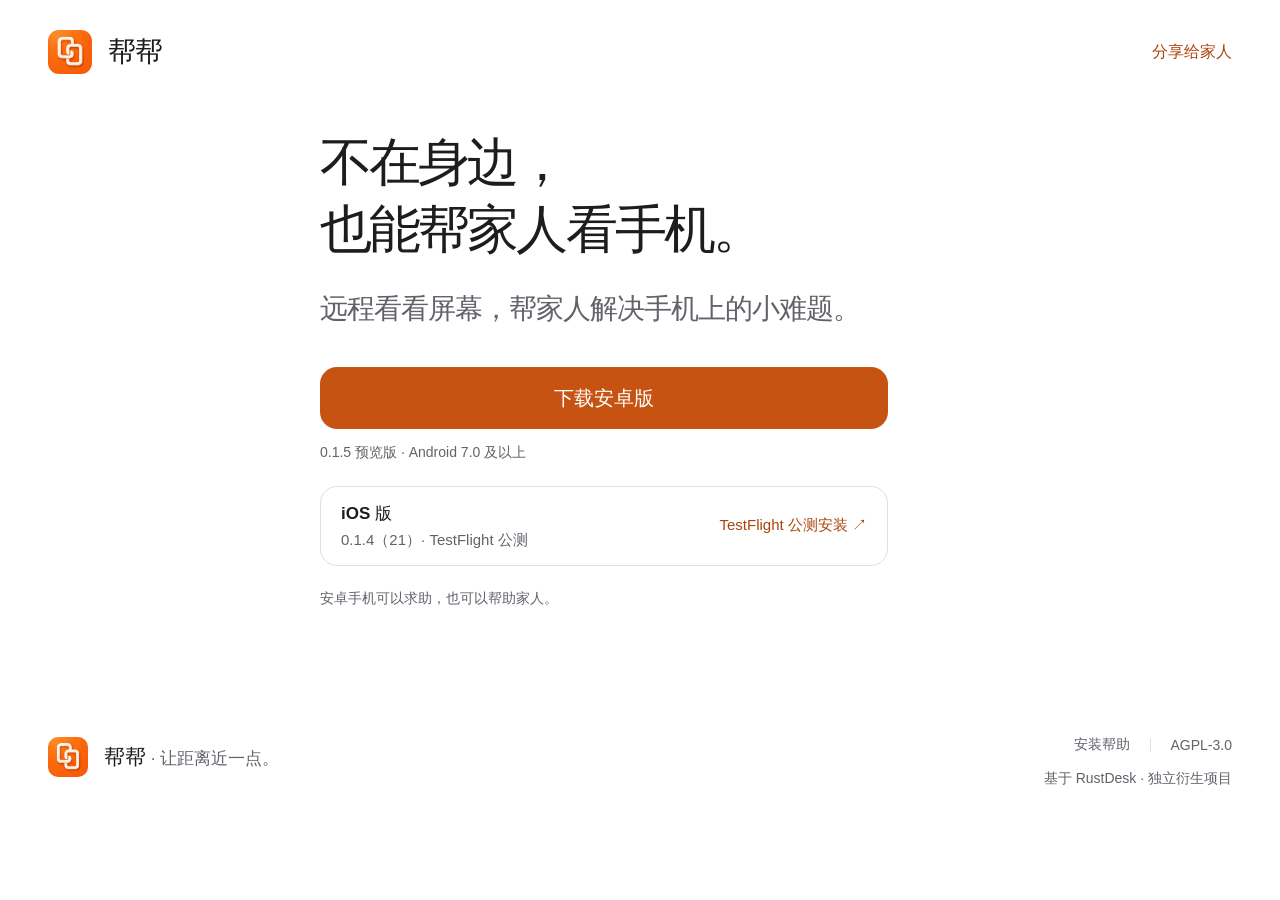
<file: index.html>
<!doctype html>
<html lang="zh-CN">
<head>
  <meta charset="utf-8">
  <meta name="viewport" content="width=device-width, initial-scale=1">
  <meta name="theme-color" content="#ffffff">
  <title>帮帮 — 不在身边，也能手把手帮忙</title>
  <meta name="description" content="帮帮，让家人远程协助操作安卓手机。下载安装，一起解决手机上的小难题。">
  <meta property="og:title" content="帮帮 — 不在身边，也能手把手帮忙">
  <meta property="og:description" content="远程看看屏幕，帮家人解决手机上的小难题。">
  <meta property="og:image" content="https://bangbang.yilin.fun/assets/brand.png">
  <link rel="icon" href="/assets/brand.png" type="image/png">
  <link rel="stylesheet" href="/styles.css">
  <script src="/app.js" defer></script>
  <script src="/site-share.js" type="module"></script>
</head>
<body>
  <a class="skip-link" href="#download">跳到下载</a>
  <header class="site-header container">
    <a class="brand" href="/" aria-label="帮帮首页"><img src="/assets/brand.png" alt="" width="44" height="44"><span>帮帮</span></a>
    <nav aria-label="页面导航"><button class="share-site-button" id="share-site" type="button">分享给家人</button></nav>
  </header>
  <div class="container share-feedback"><p id="share-status" role="status"></p><label id="share-fallback" hidden>长按复制这个网址，发给家人：<textarea id="share-url" readonly rows="2" aria-label="帮帮下载网站地址"></textarea></label></div>
  <main>
    <section class="hero" aria-labelledby="hero-heading">
      <div class="hero-grid container download-only">
        <div class="hero-copy" id="download">
          <h1 id="hero-heading">不在身边，<br>也能帮家人看手机。</h1>
          <p class="hero-subtitle">远程看看屏幕，帮家人解决手机上的小难题。</p>
          <div class="downloads">
            <a class="button button-primary" href="https://gitee.com/yilin-dev/bangbang-releases/releases/download/v0.1.5/bangbang-0.1.5-arm.apk" download>下载安卓版</a>
            <p class="download-meta">0.1.5 预览版 · Android 7.0 及以上</p>
            <a class="ios-row" href="https://testflight.apple.com/join/4sw7UNJe" >
              <span class="ios-copy"><strong>iOS 版</strong><span>0.1.4（21）· TestFlight 公测</span></span>
              <span class="ios-action">TestFlight 公测安装<span aria-hidden="true"> ↗</span></span>
            </a>
            <p class="platform-note">安卓手机可以求助，也可以帮助家人。</p>
          </div>
        </div>
      </div>
    </section>
  </main>
  <footer class="site-footer container">
    <div class="footer-brand"><img src="/assets/brand.png" width="40" height="40" alt=""><p><strong>帮帮</strong><span> · 让距离近一点。</span></p></div>
    <div class="footer-info"><nav aria-label="更多信息"><a href="/help.html">安装帮助</a><a href="/downloads/AGPL-3.0.txt">AGPL-3.0</a></nav><p>基于 RustDesk · 独立衍生项目</p></div>
  </footer>
  <dialog id="ios-dialog" aria-labelledby="ios-title">
    <form method="dialog"><button class="dialog-close" aria-label="关闭 iOS 说明">×</button></form>
    <h2 id="ios-title">iOS 版还没上架。</h2>
    <p>先安装 Apple 的 TestFlight，再打开下方邀请链接，安装帮帮 iOS 控制端公测版。</p>
    <form method="dialog"><button class="button button-primary">知道了</button></form>
  </dialog>
</body>
</html>
</file>
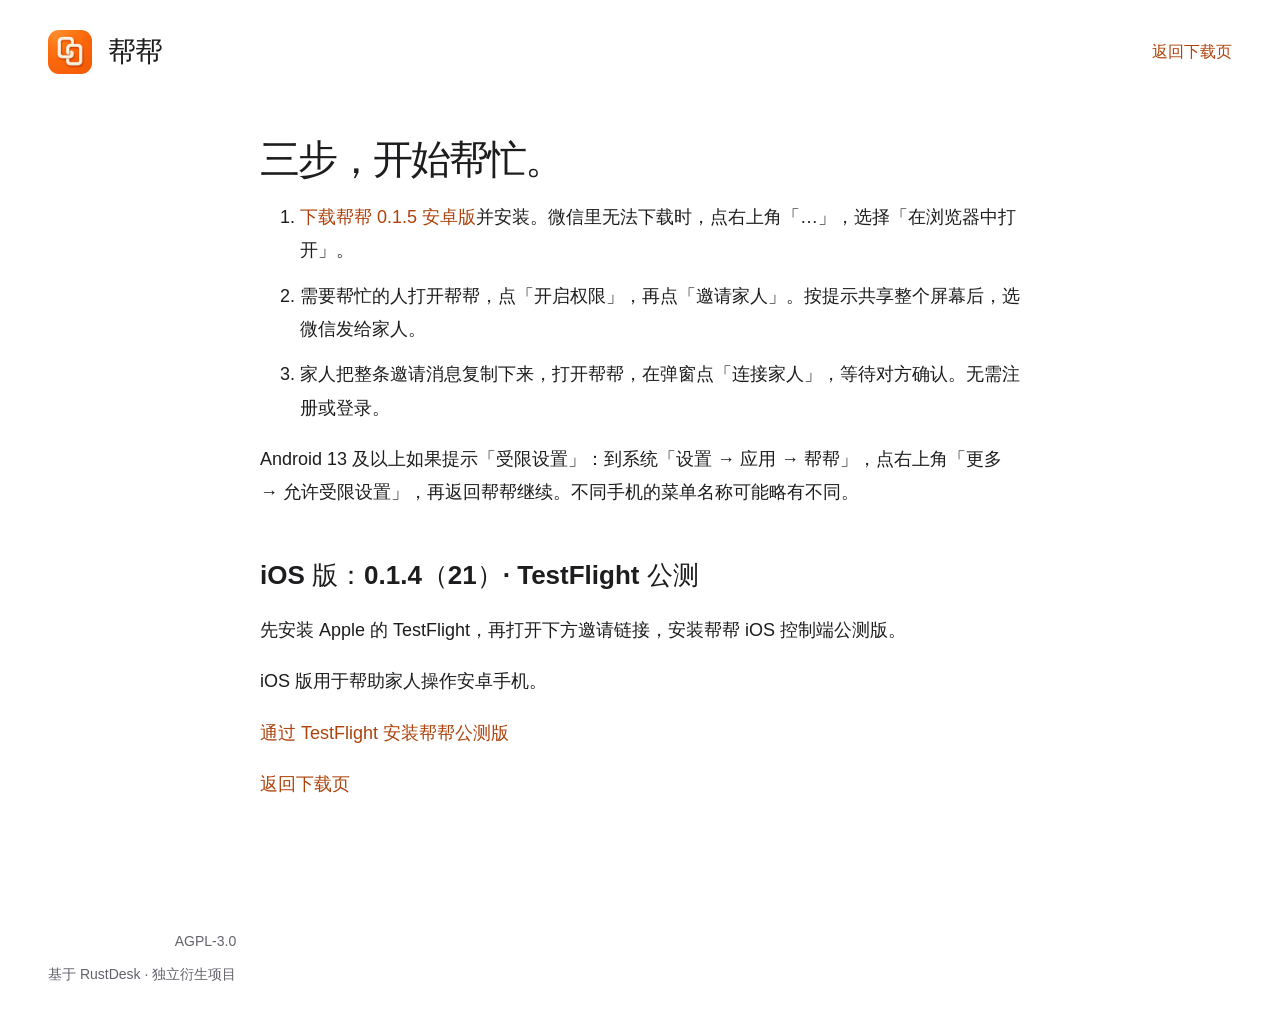
<file: help/index.html>
<!doctype html>
<html lang="zh-CN">
<head>
  <meta charset="utf-8">
  <meta name="viewport" content="width=device-width, initial-scale=1">
  <title>安装帮帮</title>
  <meta property="og:image" content="https://bangbang.yilin.fun/assets/brand.png">
  <link rel="icon" href="/assets/brand.png" type="image/png">
  <link rel="stylesheet" href="/styles.css">
</head>
<body>
  <header class="site-header container">
    <a class="brand" href="/"><img src="/assets/brand.png" width="44" height="44" alt=""><span>帮帮</span></a>
    <a href="/">返回下载页</a>
  </header>
  <main class="container help-page">
    <h1>三步，开始帮忙。</h1>
    <ol>
      <li><a href="https://gitee.com/yilin-dev/bangbang-releases/releases/download/v0.1.5/bangbang-0.1.5-arm.apk" download>下载帮帮 0.1.5 安卓版</a>并安装。微信里无法下载时，点右上角「…」，选择「在浏览器中打开」。</li>
      <li>需要帮忙的人打开帮帮，点「开启权限」，再点「邀请家人」。按提示共享整个屏幕后，选微信发给家人。</li>
      <li>家人把整条邀请消息复制下来，打开帮帮，在弹窗点「连接家人」，等待对方确认。无需注册或登录。</li>
    </ol>
    <p>Android 13 及以上如果提示「受限设置」：到系统「设置 → 应用 → 帮帮」，点右上角「更多 → 允许受限设置」，再返回帮帮继续。不同手机的菜单名称可能略有不同。</p>
    <section id="ios">
      <h2>iOS 版：0.1.4（21）· TestFlight 公测</h2>
      <p>先安装 Apple 的 TestFlight，再打开下方邀请链接，安装帮帮 iOS 控制端公测版。</p>
      <p>iOS 版用于帮助家人操作安卓手机。</p>
      <p><a href="https://testflight.apple.com/join/4sw7UNJe">通过 TestFlight 安装帮帮公测版</a></p>
    </section>
    <p><a href="/">返回下载页</a></p>
  </main>
  <footer class="site-footer container"><div class="footer-info"><nav aria-label="开源信息"><a href="/downloads/AGPL-3.0.txt">AGPL-3.0</a></nav><p>基于 RustDesk · 独立衍生项目</p></div></footer>
</body>
</html>
</file>
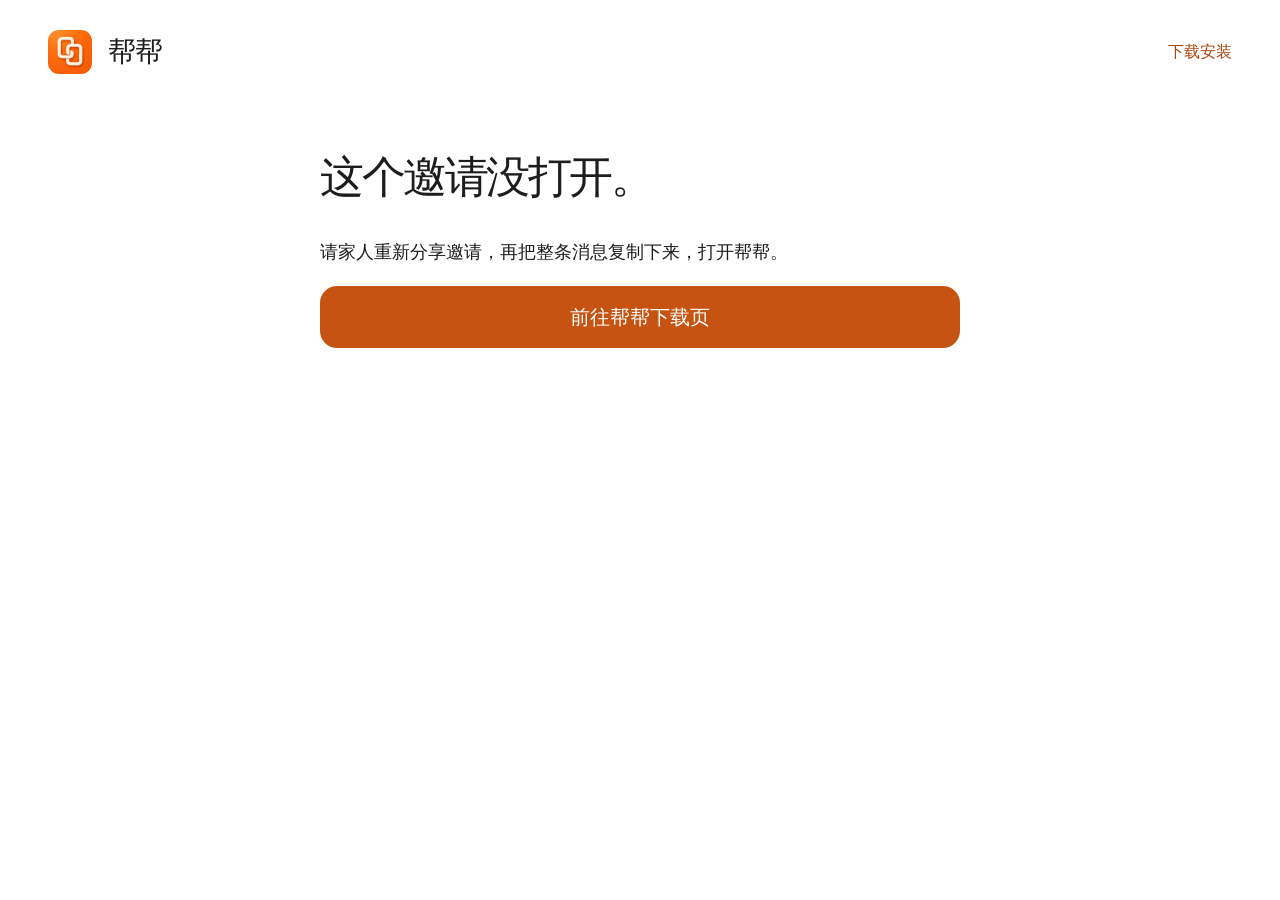
<file: invite/index.html>
<!doctype html>
<html lang="zh-CN">
<head>
  <meta charset="utf-8">
  <meta name="viewport" content="width=device-width, initial-scale=1">
  <meta name="theme-color" content="#ffffff">
  <title>家人发来的帮帮邀请</title>
  <meta name="description" content="复制家人的帮帮邀请，再打开帮帮，点一下连接家人。">
  <meta property="og:title" content="家人发来的帮帮邀请">
  <meta property="og:description" content="把邀请消息整个复制下来，再打开帮帮，点一下连接家人。">
  <meta property="og:image" content="https://bangbang.yilin.fun/assets/brand.png">
  <meta name="robots" content="noindex">
  <link rel="icon" href="/assets/brand.png" type="image/png">
  <link rel="stylesheet" href="/styles.css">
  <script src="/invite.js" type="module"></script>
</head>
<body>
  <header class="site-header container">
    <a class="brand" href="/" aria-label="帮帮首页"><img src="/assets/brand.png" alt="" width="44" height="44"><span>帮帮</span></a>
    <a href="/">下载安装</a>
  </header>
  <main class="container invite-page">
    <section id="invite-valid" hidden>
      <p class="invite-eyebrow">家人发来的邀请</p>
      <h1>打开帮帮，<br>帮家人看看手机。</h1>
      <p class="invite-number-label">配对口令</p>
      <p class="invite-code" id="invite-code"></p>
      
      <button class="button button-primary" id="copy-invite" type="button">复制邀请，打开帮帮</button>
      <p class="invite-instruction">复制后，手动打开「帮帮」，点一下「连接家人」。</p>
      <p id="invite-status" role="status"></p>
      <label id="invite-fallback" hidden>长按复制这整条消息：<textarea id="invite-copy-text" readonly rows="11" aria-label="完整帮帮邀请消息"></textarea></label>
      <p class="invite-links"><a id="open-app">打开帮帮</a><a href="/">还没安装？下载安装</a></p>
      <aside class="invite-wechat"><strong>微信里打不开？</strong><p>点右上角「…」→「在浏览器中打开」，或复制邀请后回到桌面打开帮帮。</p></aside>
      <details class="invite-preview"><summary>看看完整邀请消息</summary><pre id="invite-message"></pre></details>
      <p class="invite-safety">先确认是家人发来的邀请。连接后仍需对方同意，才能开始协助。</p>
    </section>
    <section id="invite-invalid" hidden>
      <h1>这个邀请没打开。</h1>
      <p>请家人重新分享邀请，再把整条消息复制下来，打开帮帮。</p>
      <a class="button button-primary" href="/">前往帮帮下载页</a>
    </section>
    <noscript><h1>家人的帮帮邀请</h1><p>请在浏览器中打开这个页面并允许 JavaScript，或把家人发来的整条邀请消息复制下来，再手动打开帮帮。</p><a href="/">下载安装帮帮</a></noscript>
  </main>
</body>
</html>
</file>
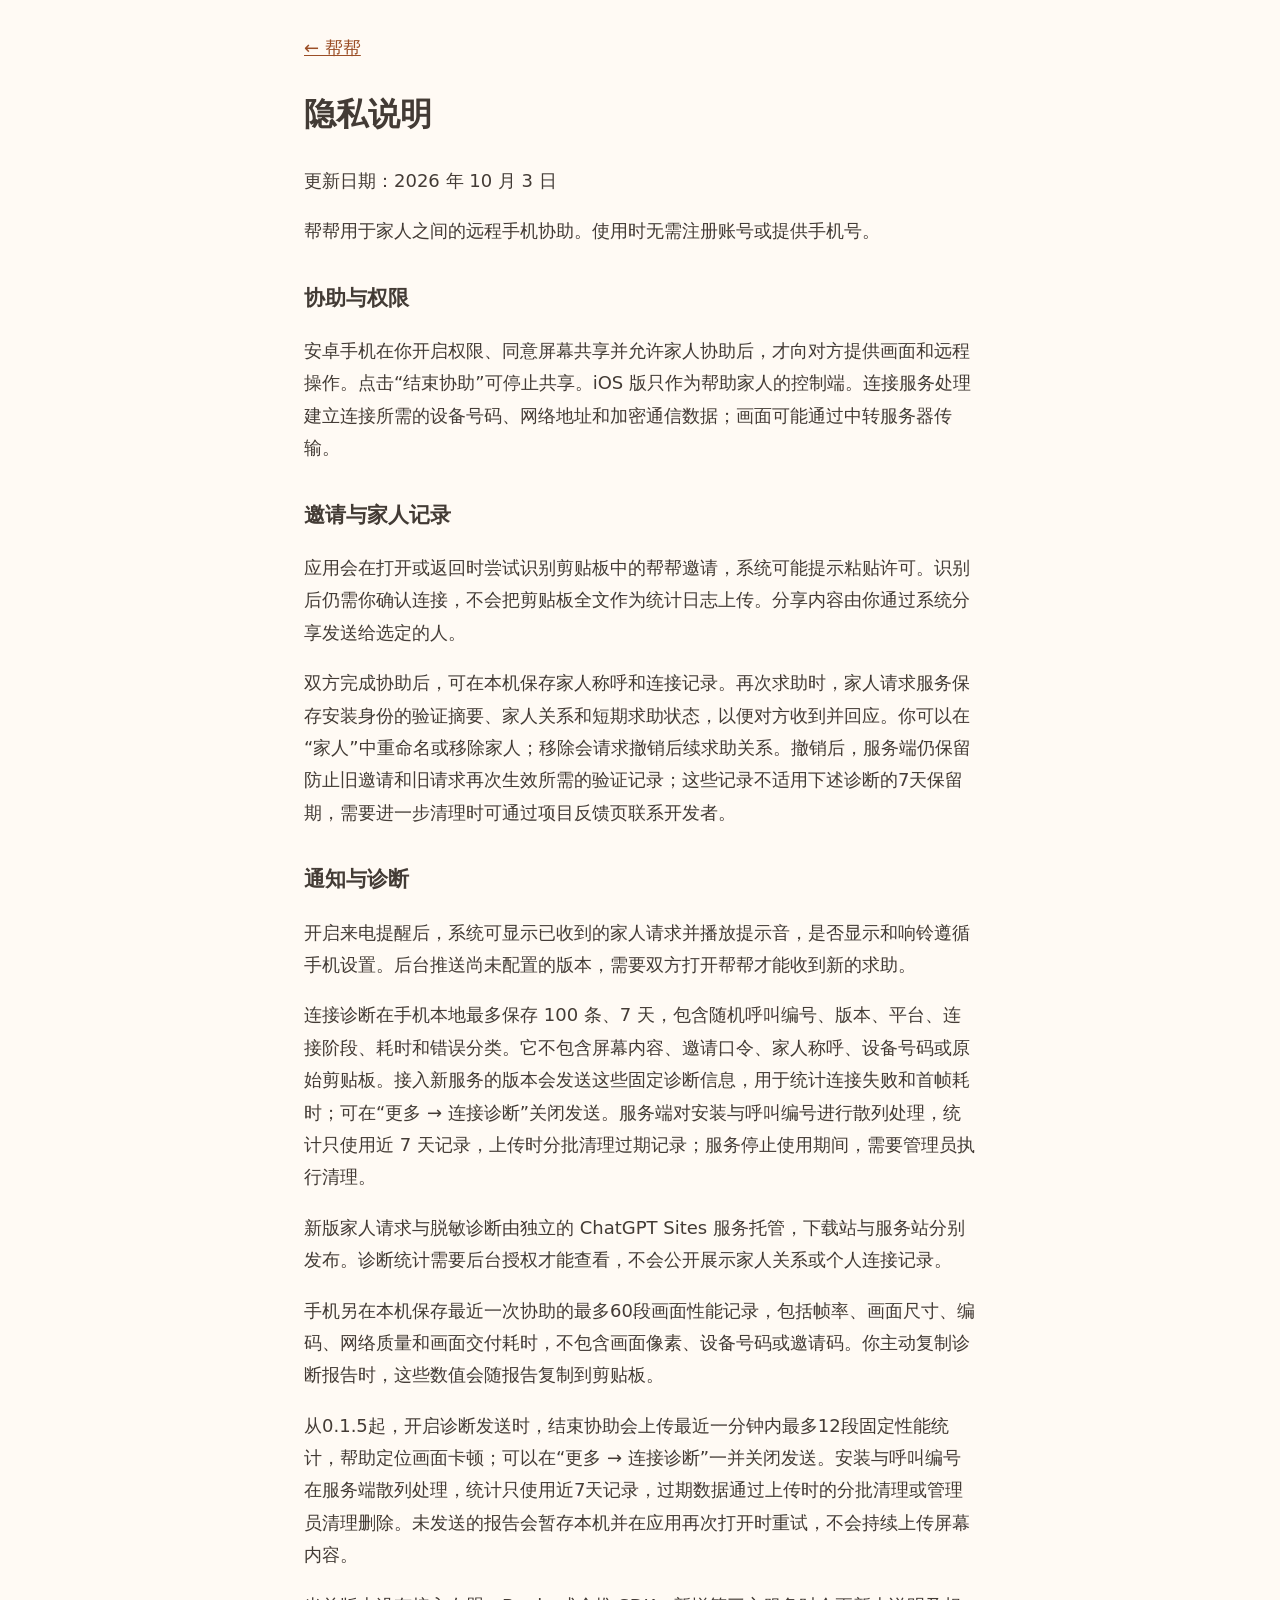
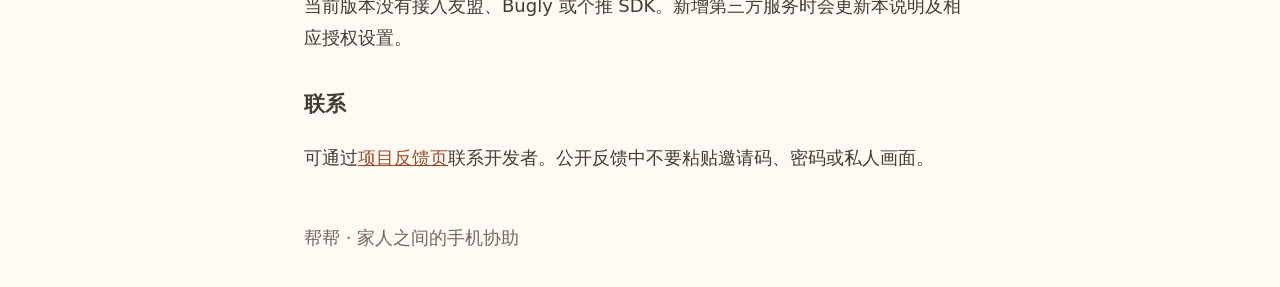
<file: privacy/index.html>
<!doctype html>
<html lang="zh-CN">
<head>
  <meta charset="utf-8">
  <meta name="viewport" content="width=device-width,initial-scale=1">
  <meta name="referrer" content="no-referrer">
  <title>隐私说明 · 帮帮</title>
  <style>
    :root{color-scheme:light dark}body{max-width:42rem;margin:auto;padding:2rem 1.25rem;font:18px/1.8 system-ui,sans-serif;color:#433b35;background:#fffaf4}h1{font-size:2rem}h2{font-size:1.3rem;margin-top:2rem}a{color:#9b4e26}footer{margin-top:3rem;color:#75675d}@media(prefers-color-scheme:dark){body{background:#201d1a;color:#f5eee5}a{color:#efb690}}
  </style>
</head>
<body>
  <a href="/">← 帮帮</a>
  <h1>隐私说明</h1>
  <p>更新日期：2026 年 10 月 3 日</p>
  <p>帮帮用于家人之间的远程手机协助。使用时无需注册账号或提供手机号。</p>
  <h2>协助与权限</h2>
  <p>安卓手机在你开启权限、同意屏幕共享并允许家人协助后，才向对方提供画面和远程操作。点击“结束协助”可停止共享。iOS 版只作为帮助家人的控制端。连接服务处理建立连接所需的设备号码、网络地址和加密通信数据；画面可能通过中转服务器传输。</p>
  <h2>邀请与家人记录</h2>
  <p>应用会在打开或返回时尝试识别剪贴板中的帮帮邀请，系统可能提示粘贴许可。识别后仍需你确认连接，不会把剪贴板全文作为统计日志上传。分享内容由你通过系统分享发送给选定的人。</p>
  <p>双方完成协助后，可在本机保存家人称呼和连接记录。再次求助时，家人请求服务保存安装身份的验证摘要、家人关系和短期求助状态，以便对方收到并回应。你可以在“家人”中重命名或移除家人；移除会请求撤销后续求助关系。撤销后，服务端仍保留防止旧邀请和旧请求再次生效所需的验证记录；这些记录不适用下述诊断的7天保留期，需要进一步清理时可通过项目反馈页联系开发者。</p>
  <h2>通知与诊断</h2>
  <p>开启来电提醒后，系统可显示已收到的家人请求并播放提示音，是否显示和响铃遵循手机设置。后台推送尚未配置的版本，需要双方打开帮帮才能收到新的求助。</p>
  <p>连接诊断在手机本地最多保存 100 条、7 天，包含随机呼叫编号、版本、平台、连接阶段、耗时和错误分类。它不包含屏幕内容、邀请口令、家人称呼、设备号码或原始剪贴板。接入新服务的版本会发送这些固定诊断信息，用于统计连接失败和首帧耗时；可在“更多 → 连接诊断”关闭发送。服务端对安装与呼叫编号进行散列处理，统计只使用近 7 天记录，上传时分批清理过期记录；服务停止使用期间，需要管理员执行清理。</p>
  <p>新版家人请求与脱敏诊断由独立的 ChatGPT Sites 服务托管，下载站与服务站分别发布。诊断统计需要后台授权才能查看，不会公开展示家人关系或个人连接记录。</p>
  <p>手机另在本机保存最近一次协助的最多60段画面性能记录，包括帧率、画面尺寸、编码、网络质量和画面交付耗时，不包含画面像素、设备号码或邀请码。你主动复制诊断报告时，这些数值会随报告复制到剪贴板。</p>
  <p>从0.1.5起，开启诊断发送时，结束协助会上传最近一分钟内最多12段固定性能统计，帮助定位画面卡顿；可以在“更多 → 连接诊断”一并关闭发送。安装与呼叫编号在服务端散列处理，统计只使用近7天记录，过期数据通过上传时的分批清理或管理员清理删除。未发送的报告会暂存本机并在应用再次打开时重试，不会持续上传屏幕内容。</p>
  <p>当前版本没有接入友盟、Bugly 或个推 SDK。新增第三方服务时会更新本说明及相应授权设置。</p>
  <h2>联系</h2>
  <p>可通过<a href="https://github.com/JackLee992/bangbang-android/issues">项目反馈页</a>联系开发者。公开反馈中不要粘贴邀请码、密码或私人画面。</p>
  <footer>帮帮 · 家人之间的手机协助</footer>
</body>
</html>
</file>
<file: styles.css>
:root {
  --bg: #fff;
  --surface: #f8f5f1;
  --ink: #1d1d1f;
  --muted: #62626b;
  --blue: #c65311;
  --link: #ad430c;
  --line: #dedee5;
  --warning: #b3261e;
  --warning-bg: #fff2f1;
  font-family:
    -apple-system, BlinkMacSystemFont, "PingFang SC", "Hiragino Sans GB",
    "Microsoft YaHei", sans-serif;
  color: var(--ink);
  background: var(--bg);
  font-synthesis: none;
  text-rendering: optimizeLegibility;
  -webkit-font-smoothing: antialiased;
}
* {
  box-sizing: border-box;
}
html {
  scroll-behavior: smooth;
  scroll-padding-top: 24px;
}
body {
  margin: 0;
}
a {
  color: var(--link);
  text-decoration: none;
}
button {
  font: inherit;
}
[hidden] {
  display: none !important;
}
a,
button {
  -webkit-tap-highlight-color: transparent;
}
a:focus-visible,
button:focus-visible {
  outline: 3px solid var(--link);
  outline-offset: 5px;
}
a:hover {
  text-decoration: underline;
}
img {
  display: block;
  max-width: 100%;
  height: auto;
}
.container {
  width: min(1200px, calc(100% - 96px));
  margin-inline: auto;
}
.skip-link {
  position: fixed;
  z-index: 5;
  left: 16px;
  top: 12px;
  transform: translateY(-180%);
  padding: 12px 20px;
  background: #fff;
  border: 2px solid var(--blue);
  border-radius: 10px;
}
.skip-link:focus {
  transform: translateY(0);
}
.site-header {
  height: 104px;
  display: flex;
  align-items: center;
  justify-content: space-between;
}
.brand {
  display: flex;
  align-items: center;
  gap: 16px;
  color: var(--ink);
  font-size: 28px;
  font-weight: 700;
  letter-spacing: -1px;
}
.brand:hover {
  text-decoration: none;
}
.brand img,
.footer-brand img {
  border-radius: 25%;
}
.site-header nav {
  display: flex;
  gap: 36px;
}
.site-header nav a {
  display: flex;
  align-items: center;
  min-height: 48px;
  font-size: 17px;
  color: var(--ink);
}
.hero-grid {
  display: grid;
  grid-template-columns: minmax(0, 1fr) 310px;
  gap: 72px;
  align-items: center;
  padding-block: 24px 64px;
}
.hero-copy {
  padding-bottom: 8px;
}
.hero-grid.download-only {
  grid-template-columns: minmax(0, 640px);
  justify-content: center;
}
h1 {
  font-size: clamp(36px, 4.1vw, 58px);
  line-height: 1.28;
  letter-spacing: -0.055em;
  margin: 0;
  font-weight: 700;
  white-space: nowrap;
}
h1 span {
  color: var(--blue);
}
.hero-subtitle {
  font-size: clamp(21px, 2.2vw, 29px);
  line-height: 1.6;
  letter-spacing: -0.035em;
  color: var(--muted);
  margin: 24px 0 36px;
}
.downloads {
  max-width: 568px;
}
.button {
  display: inline-flex;
  align-items: center;
  justify-content: center;
  gap: 14px;
  min-height: 62px;
  padding: 16px 24px;
  border: 0;
  border-radius: 17px;
  cursor: pointer;
  font-size: 20px;
  font-weight: 600;
  line-height: 1.4;
  transition:
    background 0.14s,
    transform 0.14s;
}
.button:hover {
  text-decoration: none;
  transform: translateY(-1px);
}
.button-primary {
  background: var(--blue);
  color: #fff;
  width: 100%;
}
.button-primary:hover {
  background: #ad430c;
}
.button svg {
  width: 25px;
  height: 27px;
  flex-shrink: 0;
}
.download-meta {
  font-size: 14px;
  line-height: 1.6;
  color: var(--muted);
  margin: 12px 0 22px;
}
.ios-row {
  min-height: 74px;
  display: flex;
  align-items: center;
  gap: 17px;
  border: 1px solid var(--line);
  border-radius: 17px;
  padding: 15px 20px;
  color: var(--ink);
  transition:
    border-color 0.14s,
    background 0.14s;
}
.ios-row:hover {
  text-decoration: none;
  background: #fafafa;
  border-color: #b2b2bc;
}
.ios-row > svg {
  width: 26px;
  height: 29px;
  color: #62626b;
  flex-shrink: 0;
}
.ios-copy {
  display: flex;
  flex-direction: column;
  gap: 3px;
  font-size: 15px;
  line-height: 1.4;
}
.ios-copy strong {
  font-weight: 600;
  font-size: 17px;
}
.ios-copy > span {
  color: var(--muted);
}
.ios-action {
  color: var(--link);
  font-size: 15px;
  margin-left: auto;
  white-space: nowrap;
  font-weight: 500;
}
.platform-note {
  font-size: 14px;
  color: var(--muted);
  line-height: 1.8;
  margin: 20px 0 0;
}
.mobile-only {
  display: none;
}
.app-preview {
  margin: 0;
  justify-self: center;
}
.phone {
  width: 310px;
  background: #171717;
  padding: 9px;
  border: 2px solid #565656;
  border-radius: 48px;
  box-shadow: 0 14px 26px -16px #0003;
}
.phone img {
  border-radius: 37px;
  width: 100%;
}
.safety {
  background: var(--warning-bg);
  color: var(--warning);
  padding-block: 38px;
  scroll-margin: 0;
}
.safety-inner {
  display: flex;
  align-items: center;
  gap: 32px;
}
.safety svg {
  width: 44px;
  height: 50px;
  flex-shrink: 0;
}
.safety h2 {
  font-size: 30px;
  line-height: 1.4;
  letter-spacing: -0.035em;
  margin: 0 0 10px;
}
.safety p {
  font-size: 19px;
  line-height: 1.8;
  margin: 0;
}
.how-to {
  background: var(--surface);
  padding-block: 76px 80px;
}
.how-to h2 {
  font-size: 42px;
  line-height: 1.3;
  letter-spacing: -0.045em;
  margin: 0 0 38px;
}
.steps {
  display: grid;
  grid-template-columns: repeat(3, 1fr);
  gap: 56px;
  list-style: none;
  padding: 0;
  margin: 0;
}
.steps li {
  position: relative;
}
.step-number {
  height: 56px;
  width: 56px;
  display: grid;
  place-items: center;
  border-radius: 50%;
  color: var(--link);
  background: #e1eeff;
  font-size: 21px;
  font-weight: 600;
  font-variant-numeric: tabular-nums;
}
.steps li:not(:last-child)::after {
  content: "";
  position: absolute;
  top: 28px;
  left: 82px;
  right: 0;
  height: 1px;
  background: #d9dce5;
}
.steps h3 {
  font-size: 24px;
  letter-spacing: -0.035em;
  line-height: 1.4;
  margin: 20px 0 8px;
}
.steps p {
  font-size: 19px;
  line-height: 1.7;
  margin: 0;
  color: var(--muted);
}
.site-footer {
  display: flex;
  align-items: center;
  justify-content: space-between;
  gap: 24px;
  padding-block: 40px;
}
.footer-brand {
  display: flex;
  align-items: center;
  gap: 16px;
  white-space: nowrap;
}
.footer-brand p {
  font-size: 17px;
  margin: 0;
}
.footer-brand strong {
  font-size: 21px;
}
.footer-brand span {
  color: var(--muted);
}
.footer-info {
  text-align: right;
  font-size: 14px;
  color: var(--muted);
}
.footer-info nav {
  display: flex;
  justify-content: flex-end;
  gap: 0;
}
.footer-info nav a {
  color: var(--muted);
  min-height: 44px;
  display: flex;
  align-items: center;
}
.footer-info nav a + a::before {
  content: "";
  height: 14px;
  width: 1px;
  background: var(--line);
  margin: 0 20px;
}
.footer-info p {
  margin: 0;
  line-height: 1.7;
}
dialog {
  width: min(570px, calc(100% - 32px));
  max-height: calc(100dvh - 48px);
  padding: 40px;
  border: 1px solid var(--line);
  border-radius: 25px;
  color: var(--ink);
  box-shadow: 0 24px 80px #0002;
  overscroll-behavior: contain;
}
dialog::backdrop {
  background: #12121e55;
  backdrop-filter: blur(5px);
}
dialog h2 {
  font-size: 28px;
  line-height: 1.35;
  letter-spacing: -0.04em;
  margin: 12px 20px 24px 0;
}
dialog p,
dialog li {
  font-size: 17px;
  line-height: 1.8;
}
dialog form {
  margin: 0;
}
dialog > .dialog-note {
  color: var(--muted);
  font-size: 15px;
}
.dialog-close {
  position: absolute;
  top: 12px;
  right: 12px;
  background: transparent;
  border: 0;
  border-radius: 50%;
  width: 44px;
  height: 44px;
  cursor: pointer;
  color: var(--muted);
  font-size: 30px;
  line-height: 1;
}
.dialog-close:hover {
  background: var(--surface);
}
.instruction-list {
  padding-left: 24px;
}
.instruction-list li + li {
  margin-top: 15px;
}
.dialog-warning {
  background: var(--warning-bg);
  color: var(--warning);
  padding: 16px;
  border-radius: 12px;
}
.release-details > div {
  display: flex;
  justify-content: space-between;
  gap: 16px;
  padding: 12px 0;
  border-bottom: 1px solid var(--line);
  font-size: 16px;
}
.release-details dt {
  color: var(--muted);
}
.release-details dd {
  margin: 0;
  text-align: right;
}
.checksum {
  display: block;
  overflow-wrap: anywhere;
  background: var(--surface);
  padding: 16px;
  border-radius: 10px;
  line-height: 1.7;
  font-size: 13px;
}
.text-action {
  font-weight: 600;
}
.help-page {
  max-width: 760px;
  padding-block: 30px 60px;
}
.help-page h1 {
  font-size: 40px;
  white-space: normal;
}
.help-page h2 {
  margin-top: 48px;
  font-size: 26px;
}
.help-page p,
.help-page li {
  font-size: 18px;
  line-height: 1.85;
}
.help-page li + li {
  margin-top: 12px;
}
.share-site-button {
  color: var(--link);
  border: 0;
  background: none;
  padding: 10px 0;
  min-height: 48px;
  cursor: pointer;
}
.share-feedback {
  font-size: 16px;
}
.share-feedback p:empty {
  display: none;
}
.share-feedback textarea,
.invite-page textarea {
  display: block;
  width: 100%;
  font: inherit;
  line-height: 1.7;
  border: 1px solid var(--line);
  border-radius: 10px;
  padding: 12px;
  margin-top: 12px;
}
.invite-page {
  max-width: 640px;
  padding-block: 30px 60px;
}
.invite-page h1 {
  font-size: clamp(30px, 7vw, 44px);
  white-space: normal;
  line-height: 1.4;
  margin-block: 12px 28px;
}
.invite-page p {
  line-height: 1.8;
  font-size: 18px;
}
.invite-eyebrow,
.invite-number-label {
  color: var(--muted);
  margin: 0;
}
.invite-page .invite-code {
  font-size: clamp(19px, 4.9vw, 28px);
  font-weight: 650;
  overflow-wrap: anywhere;
  margin: 6px 0 28px;
}
.invite-page .button {
  width: 100%;
}
.invite-instruction {
  color: var(--muted);
}
.invite-links {
  display: flex;
  flex-wrap: wrap;
  gap: 12px 28px;
}
.invite-links a {
  display: inline-flex;
  align-items: center;
  min-height: 44px;
}
.invite-wechat {
  background: var(--surface);
  border-radius: 16px;
  padding: 20px;
  margin-top: 20px;
}
.invite-wechat strong {
  font-size: 18px;
}
.invite-wechat p {
  font-size: 16px;
  margin-bottom: 0;
}
.invite-preview {
  margin-top: 32px;
}
.invite-preview summary {
  cursor: pointer;
  padding-block: 12px;
  font-size: 18px;
}
.invite-preview pre {
  font: inherit;
  font-size: 16px;
  line-height: 1.8;
  white-space: pre-wrap;
  overflow-wrap: anywhere;
  padding: 20px;
  border: 1px solid var(--line);
  border-radius: 16px;
}
.invite-page .invite-safety {
  font-size: 15px;
  color: var(--muted);
}
@media (max-width: 1100px) {
  .hero-grid {
    grid-template-columns: minmax(0, 1fr) 270px;
    gap: 44px;
  }
  .phone {
    width: 270px;
    border-radius: 44px;
  }
  .phone img {
    border-radius: 33px;
  }
  .hero-subtitle {
    margin-block: 20px 28px;
  }
  .ios-row {
    gap: 12px;
    padding-inline: 16px;
  }
  .ios-action {
    font-size: 14px;
  }
  .platform-note {
    font-size: 13px;
  }
  .site-footer {
    align-items: flex-start;
    flex-direction: column;
    gap: 12px;
  }
  .footer-info {
    text-align: left;
  }
  .footer-info nav {
    justify-content: flex-start;
  }
}
@media (max-width: 760px) {
  .container {
    width: calc(100% - 48px);
  }
  .site-header {
    height: 86px;
  }
  .brand {
    gap: 10px;
    font-size: 24px;
  }
  .brand img {
    width: 36px;
    height: 36px;
  }
  .site-header nav {
    gap: 14px;
    flex-wrap: wrap;
    justify-content: flex-end;
  }
  .site-header nav a,
  .share-site-button {
    font-size: 14px;
  }
  .hero {
    display: flex;
    flex-direction: column;
  }
  .hero-grid {
    display: contents;
  }
  .hero-copy {
    order: 1;
    width: calc(100% - 48px);
    margin-inline: auto;
    padding-block: 28px 32px;
  }
  h1 {
    font-size: clamp(32px, 7.8vw, 52px);
    line-height: 1.36;
    letter-spacing: -0.055em;
  }
  .hero-subtitle {
    font-size: 19px;
    margin: 18px 0 28px;
  }
  .downloads {
    max-width: 100%;
  }
  .button {
    min-height: 60px;
    font-size: 19px;
    border-radius: 15px;
  }
  .download-meta {
    font-size: 12px;
    margin: 10px 0 18px;
  }
  .ios-row {
    padding: 14px 15px;
    border-radius: 15px;
    gap: 13px;
  }
  .ios-copy {
    font-size: 13px;
  }
  .ios-copy strong {
    font-size: 16px;
  }
  .ios-action {
    font-size: 13px;
  }
  .platform-note {
    font-size: 13px;
    margin-top: 16px;
    line-height: 1.9;
  }
  .mobile-only {
    display: block;
  }
  .safety {
    order: 2;
    padding-block: 26px;
  }
  .safety-inner {
    align-items: flex-start;
    gap: 15px;
  }
  .safety svg {
    width: 27px;
    height: 32px;
    margin-top: 2px;
  }
  .safety h2 {
    font-size: 21px;
    letter-spacing: -0.035em;
    margin-bottom: 8px;
  }
  .safety p {
    font-size: 14px;
    line-height: 1.9;
  }
  .app-preview {
    order: 3;
    padding: 40px 0;
    background: #fff;
    width: 100%;
    display: flex;
    justify-content: center;
  }
  .phone {
    width: 220px;
    border-radius: 37px;
    padding: 7px;
    box-shadow: 0 20px 45px -24px #0005;
  }
  .phone img {
    border-radius: 28px;
  }
  .how-to {
    padding-block: 42px 46px;
  }
  .how-to h2 {
    font-size: 30px;
    margin-bottom: 28px;
  }
  .steps {
    grid-template-columns: 1fr;
    gap: 28px;
  }
  .steps li {
    padding-left: 66px;
    min-height: 62px;
  }
  .step-number {
    position: absolute;
    top: 0;
    left: 0;
    width: 44px;
    height: 44px;
    font-size: 17px;
  }
  .steps li:not(:last-child)::after {
    left: 22px;
    top: 56px;
    bottom: -17px;
    width: 1px;
    height: auto;
    right: auto;
  }
  .steps h3 {
    font-size: 21px;
    margin: 0 0 7px;
  }
  .steps p {
    font-size: 16px;
  }
  .steps p br {
    display: none;
  }
  .site-footer {
    padding-block: 30px;
    gap: 18px;
  }
  .footer-brand {
    gap: 12px;
  }
  .footer-brand img {
    width: 34px;
    height: 34px;
  }
  .footer-brand p {
    font-size: 15px;
  }
  .footer-brand strong {
    font-size: 19px;
  }
  .footer-info {
    font-size: 12px;
  }
  .footer-info nav a + a::before {
    margin: 0 14px;
  }
  dialog {
    padding: 28px 24px;
    border-radius: 21px;
  }
  dialog h2 {
    font-size: 26px;
  }
  dialog p,
  dialog li {
    font-size: 16px;
  }
  .help-page {
    padding-top: 18px;
  }
  .help-page h1 {
    font-size: 32px;
  }
}
@media (max-width: 360px) {
  .container,
  .hero-copy {
    width: calc(100% - 36px);
  }
  .site-header nav {
    gap: 14px;
  }
  .site-header nav a {
    font-size: 13px;
  }
  .ios-action {
    font-size: 12px;
  }
  .ios-row {
    gap: 10px;
    padding-inline: 12px;
  }
  .safety h2 {
    font-size: 19px;
  }
  .safety p {
    font-size: 13px;
  }
}
@media (prefers-reduced-motion: reduce) {
  html {
    scroll-behavior: auto;
  }
  *,
  *::before,
  *::after {
    transition: none !important;
  }
  .button:hover {
    transform: none;
  }
}
</file>
